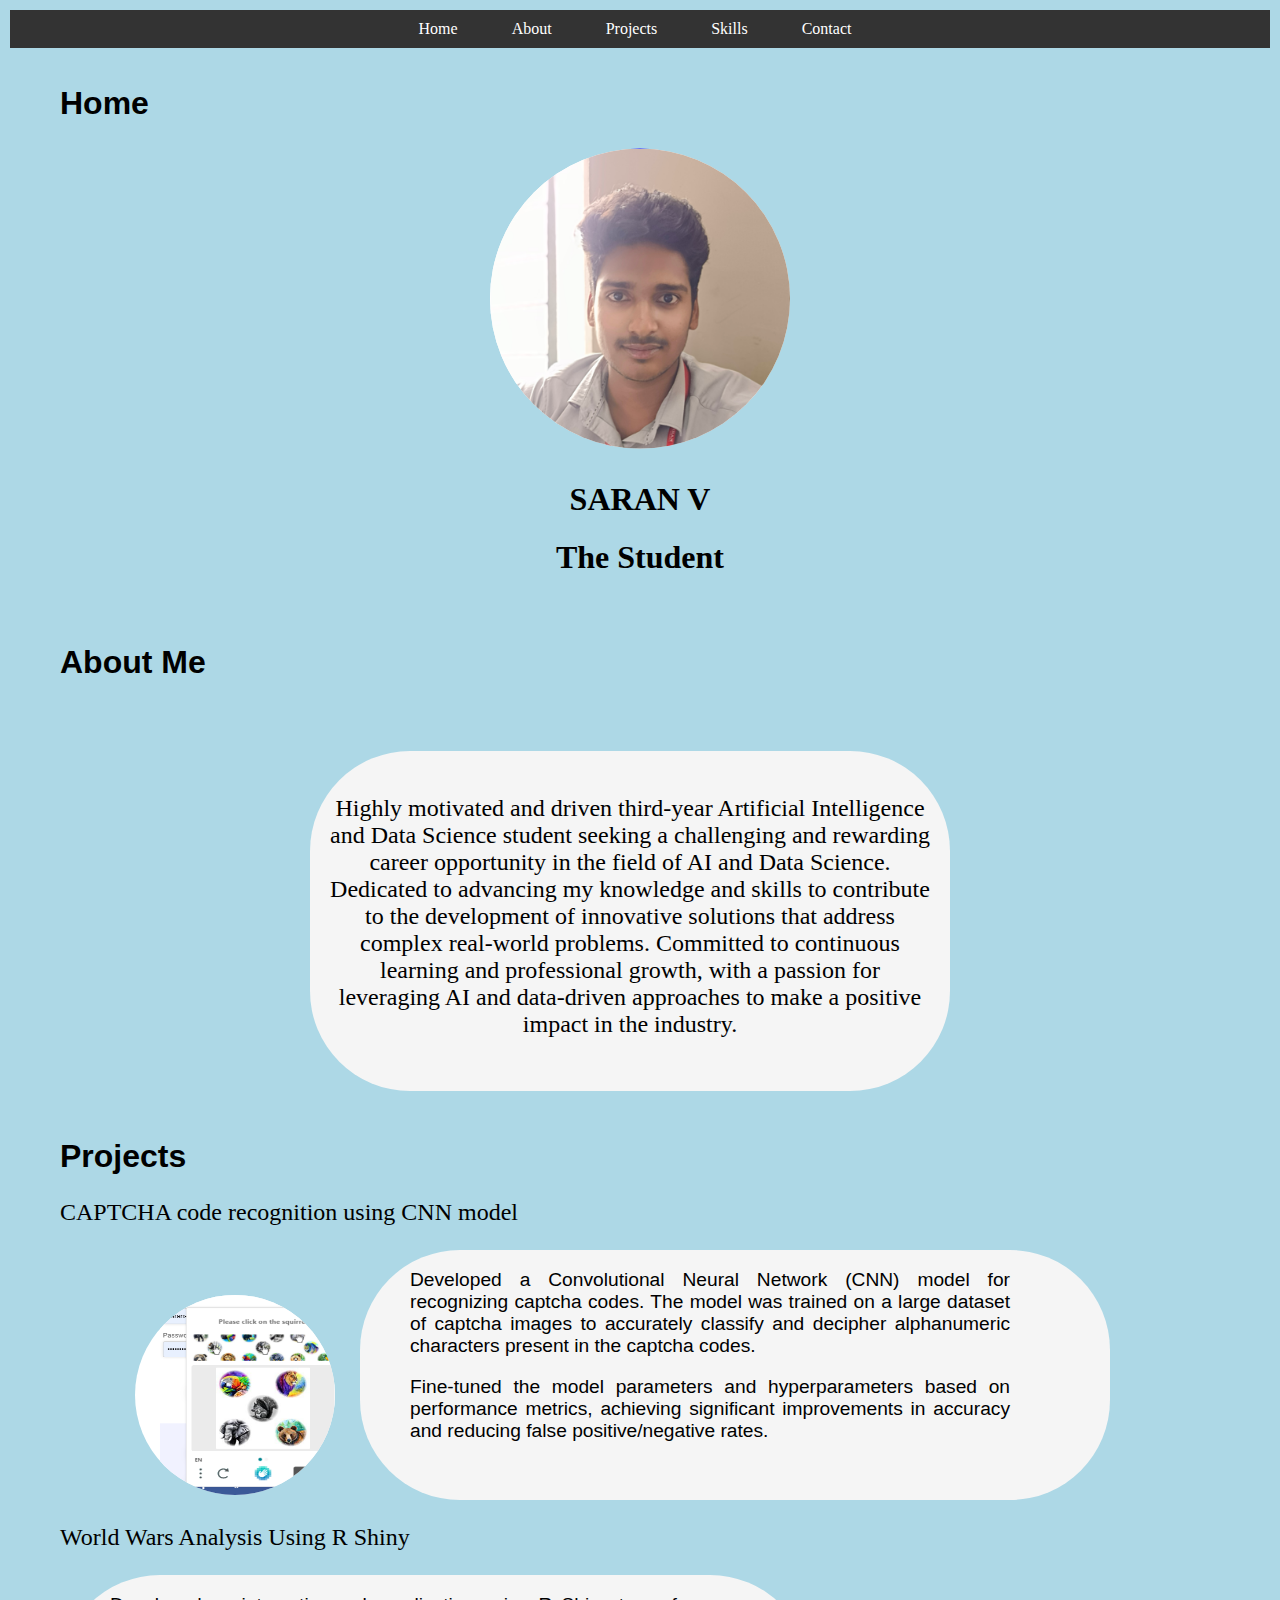
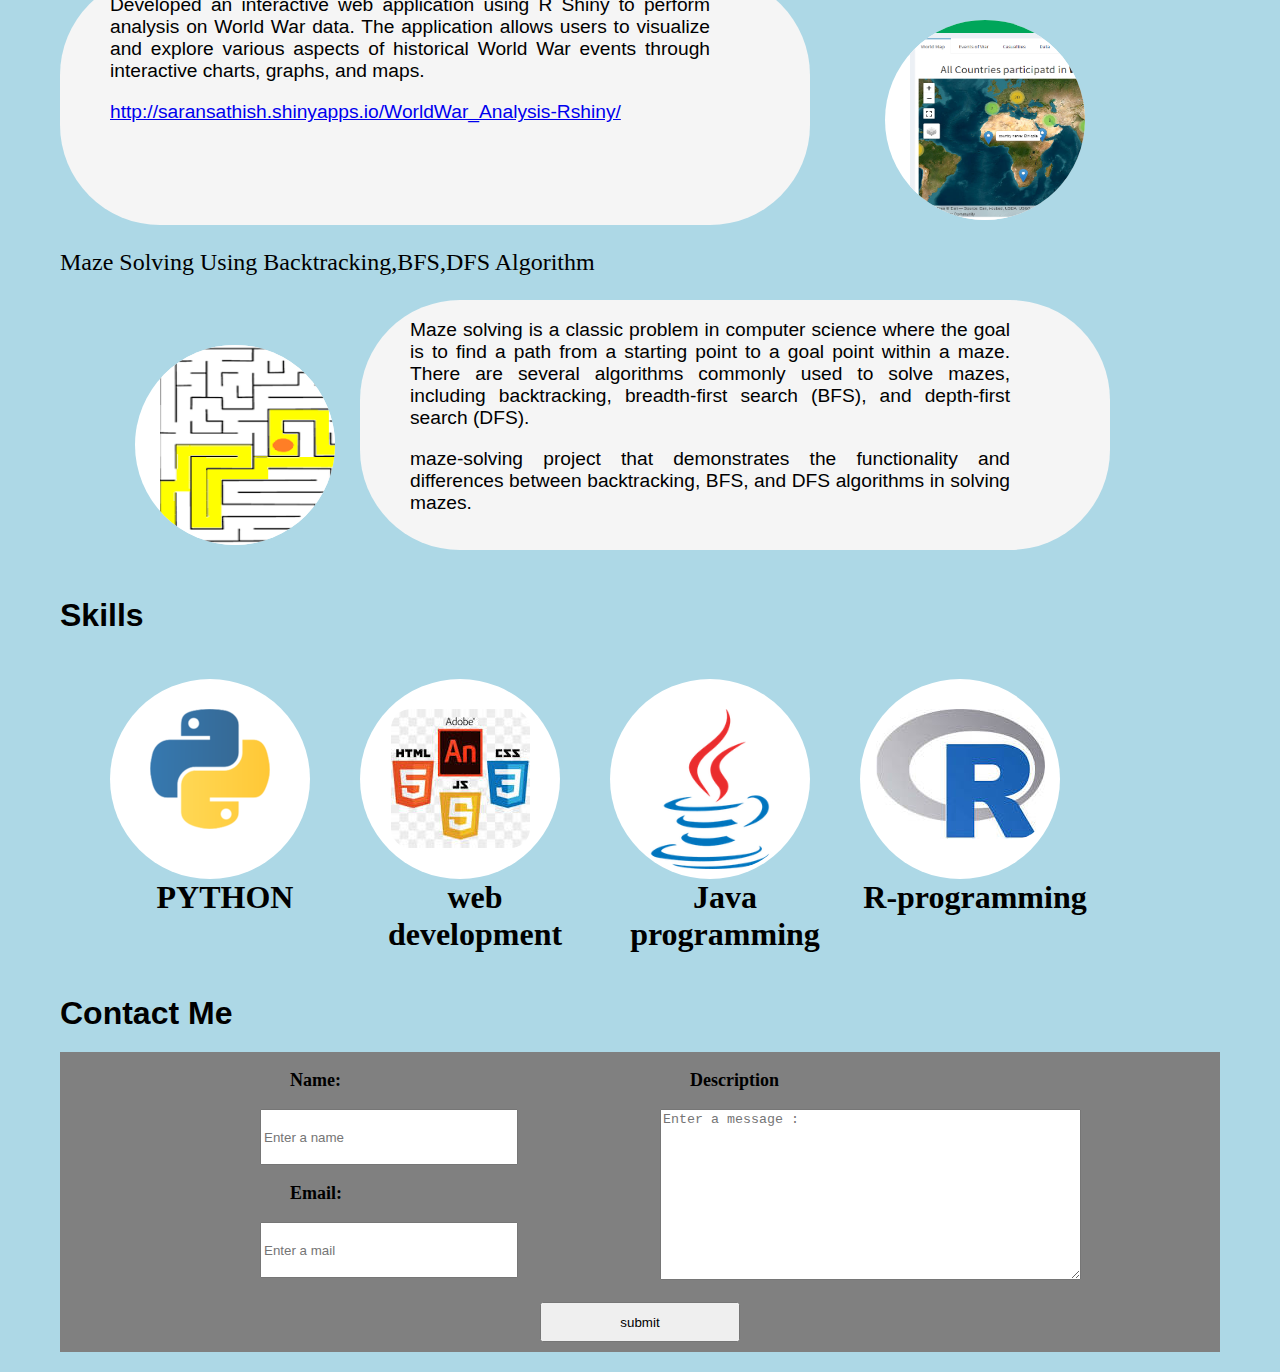
<file: portfolio/index.html>
<!DOCTYPE html>
<html>
<head>
  <link rel="stylesheet" type="text/css" href="style.css">
</head>
<body>
  <nav>
    <ul>
      <li><a href="#home">Home</a></li>
      <li><a href="#about">About</a></li>
      <li><a href="#projects">Projects</a></li>
      <li><a href="#skills">Skills</a></li>
      <li><a href="#contact">Contact</a></li>
    </ul>
  </nav>
  
  <section id="home" style="background-color: lightblue;">
    <h2>Home</h2>
    <div >
      <a href="saran.png">
      <center><img class ="false" src="saran.png" width="300" height="300"></center>
      </a>
      <center><h1>SARAN V</h1>
      <h1>The Student</h1></center>
      </div>
  </section>
  <section id="about"style="align-items:center" >
    <h2>About Me</h2>
    <div class="aboutbox">
    <div class="box" style="align-items: center;">
      <p>Highly motivated and driven third-year Artificial Intelligence and Data Science student 
        seeking a challenging and rewarding career opportunity in the field of AI and Data Science. 
        Dedicated to advancing my knowledge and skills to contribute to the development of innovative 
        solutions that address complex real-world problems. Committed to continuous learning and professional growth, with a passion for 
        leveraging AI and data-driven approaches to make a positive impact in the industry.</p>
  </div></div>
  </section>
  
  <section id="projects">
    <h2>Projects</h2>
    <p class="proname">CAPTCHA code recognition using CNN model</p>
<div class="pro">
  <div class="pro1img">
    <div style="padding-top: 40px;" >
      <a href="captcha.mp4">
        <img class ="proimage" src="captcha.png" width="200" height="200"></a>
      </div>
  </div>
  <div class="pro1con">
    <div class="align">
    <p class="constyle">Developed a Convolutional Neural Network (CNN) model for recognizing 
    captcha codes. The model was trained on a large dataset of captcha images to 
    accurately classify and decipher alphanumeric characters present in the captcha codes.</p>
  <p class="constyle">Fine-tuned the model parameters and hyperparameters based on performance metrics, 
    achieving significant improvements in accuracy and reducing false positive/negative rates.</p>
  </div></div>
</div>
<p class="proname">World Wars Analysis Using R Shiny</p>
<div class="pro">
  <div class="pro1con"><div class="align"><p class="constyle">Developed an interactive web application using R Shiny to perform analysis
     on World War data. The application allows users to visualize and 
    explore various aspects of historical World War events through interactive charts, graphs, and maps.</p>
  <a href="http://saransathish.shinyapps.io/WorldWar_Analysis-Rshiny/"><p class="constyle">http://saransathish.shinyapps.io/WorldWar_Analysis-Rshiny/</p></a>
  </div></div>
  <div class="pro1img">
    <div style="padding-top: 40px;" >
      <a href="r_shiny_video.mp4">
        <img class ="proimage" src="worldwar_rshiny.png" width="200" height="200">
      </a>
      </div>
  </div>
  
</div>
<p class="proname">Maze Solving Using Backtracking,BFS,DFS Algorithm</p>
<div class="pro">
  <div class="pro1img">
    <div style="padding-top: 40px;" >
      <a href="maze.mp4">
      <img class ="proimage" src="maze.png" width="200" height="200">
      </a>
      </div>
  </div>
  <div class="pro1con"><div class="align">
    <p class="constyle">Maze solving is a classic problem in computer science where the goal is to
    find a path from a starting point to a goal point within a maze. There are several algorithms commonly used to solve mazes, 
    including backtracking, breadth-first search (BFS), and depth-first search (DFS). </p>
  <p class="constyle">maze-solving project that demonstrates the functionality 
    and differences between backtracking, BFS, and DFS algorithms in solving mazes.</p>
  </div></div>
</div>
  </section>  
  <section id="skills">
    <h2>Skills</h2>
    <div class="skill">
      <div class="lang">
        <div class="skillang"><div class="imgpad"><center><img src="python.png" alt="python"></center></div>
    </div>    
    <div class="lngname"><center ><b style="font-size: xx-large;">PYTHON</b></center></div>
    </div>
      <div class="lang">  
      <div class="lang">
        <div class="skillang"><div class="imgpad"><center><img src="web1.jpg" alt="python" style="border-radius: 20px;"></center></div>
    </div>    
    <div class="lngname"><center ><b style="font-size: xx-large;">web development</b></center></div>
    </div></div>
      <div class="lang">      
        <div class="lang">
        <div class="skillang"><div class="imgpad"><center><img src="java1.png" alt="python" height="160" style="border-radius: 60px;"></center></div>
    </div>    
    <div class="lngname"><center ><b style="font-size: xx-large;">Java programming </b></center></div>
    </div></div>
      <div class="lang">      <div class="lang">
        <div class="skillang"><div class="imgpad"><center><img src="r.jpg" alt="python" style="border-radius: 30px;"></center></div>
    </div>    
    <div class="lngname"><center ><b style="font-size: xx-large;">R-programming</b></center></div>
    </div></div>
    </div>
  </section>
  <section id="contact">
    <h2>Contact Me</h2>
<div class="cont">
    
        <div class="con1">
          <form action="">
         <p class="condes">Name:</p>
          <input type="text" name="name" placeholder="Enter a name" style="width: 250px;height: 50px;">
          <p class="condes">Email:</p>
          <input type="text" name="mail" id="" placeholder="Enter a mail" style="width: 250px;height: 50px;">
          <br><br>
          
        </form>
        </div>
        <div>
          <form>
            <p class="condes">Description</p>
            <textarea cols="50" rows="11" placeholder="Enter a message :"></textarea></form>
            
        </div>
      
</div>
<div class="sub"><form action=""><input type="submit" value="submit" style="width: 200px;height: 40px;"></form></div>
  </section>
</body>
</html>
</file>
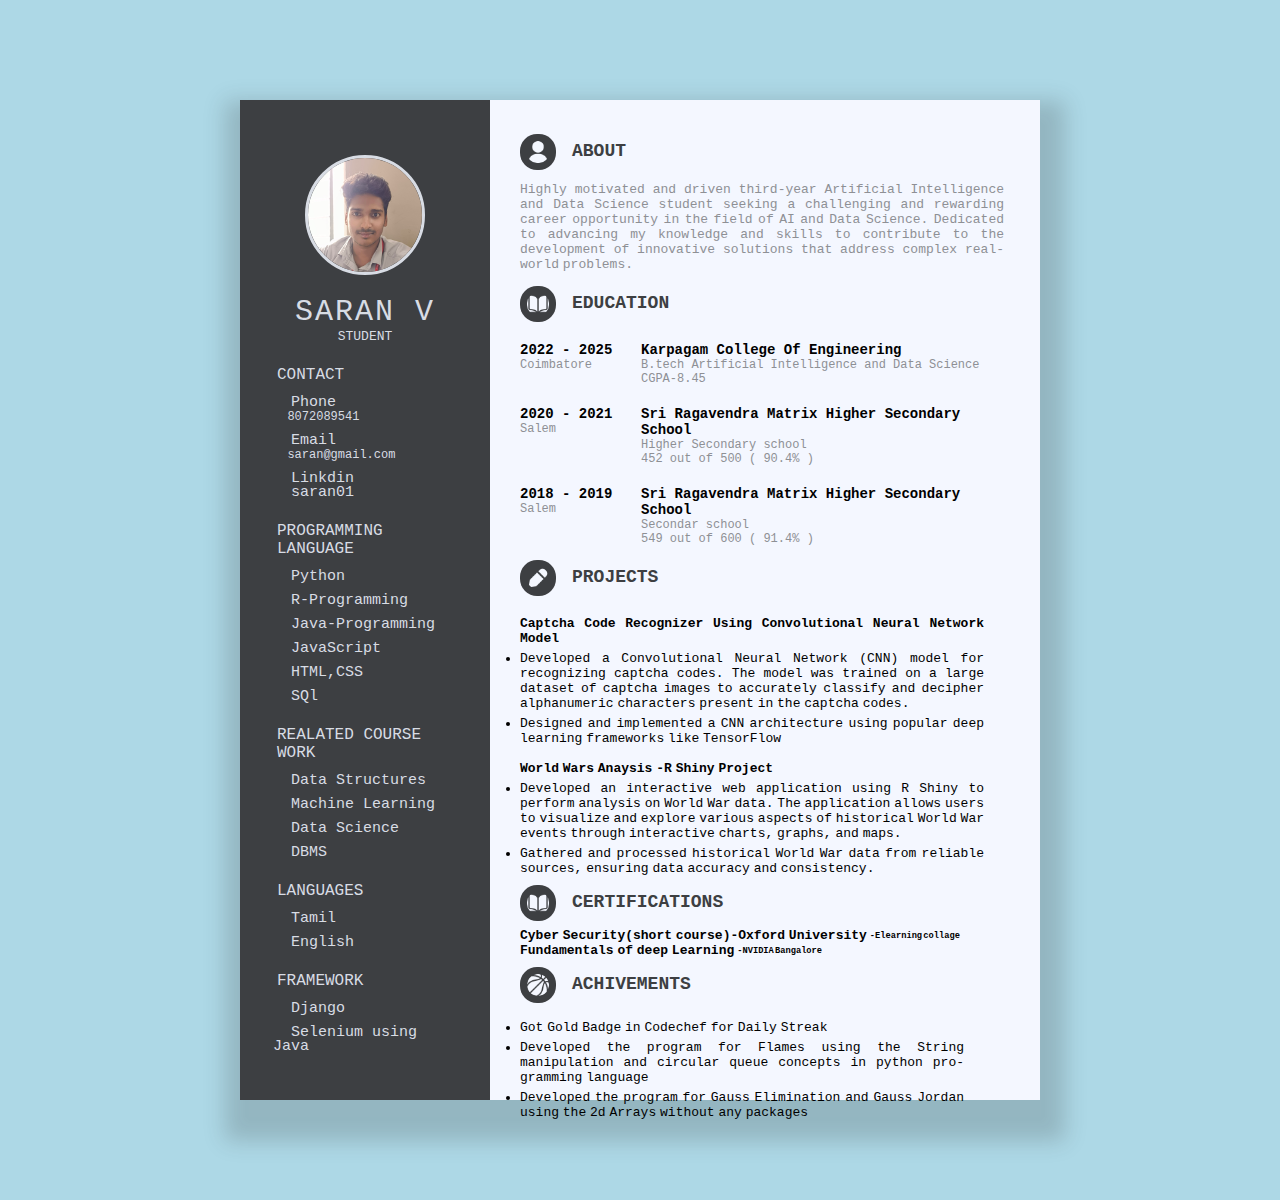
<file: portfolio/resume.html>
<!DOCTYPE html>
<html>
<head>
	<title></title>
	<link rel="stylesheet" type="text/css" href="resumestyle.css">
</head>
<body>
<div class="resume-box">
	<div class="left-section">
		<div class="profile">
		<img src="saran.png" class="profile-img">
		<div class="blue-box"></div>
		</div>
		<h2 class="name">SARAN V</h2>
		<p class="n-p">Student</p>


		<div class="info">
			<p class="heading">Contact</p>
			<p class="p1"><span class="span1"></span>&nbsp;&nbsp;Phone<span> <br>&nbsp;&nbsp;8072089541</span></p>
			<p class="p1"><span class="span1"></span>&nbsp;&nbsp;Email<span> <br><a href="mailto:saransathi1010@gmail.com">&nbsp;&nbsp;saran@gmail.com</a></span></p>
			<p class="p1"><span class="span1"><a href="https://www.linkedin.com/in/saran01"></a><a href= "https://www.linkedin.com/in/saran01"></span>&nbsp;&nbsp;Linkdin<span></span></a> <br>&nbsp;&nbsp;saran01</span></p>
		</div>

		<div class="info">
			<p class="heading">Programming Language</p>
			<ul class="si">
			<li><p class="p1">&nbsp; Python</p></li>
			<li><p class="p1">&nbsp; R-Programming</p></li>
			<li><p class="p1">&nbsp; Java-Programming</p></li>
			<li><p class="p1">&nbsp; JavaScript</p></li>
			<li><p class="p1">&nbsp;  HTML,CSS</p></li>
			<li><p class="p1">&nbsp; SQl</p></li>
			</ul>

		</div>
		<div class="info">
			<p class="heading">Realated Course work</p>
			<p class="p1">&nbsp; Data Structures</p>
			<p class="p1">&nbsp; Machine Learning</p>
			<p class="p1">&nbsp; Data Science</p>
			<p class="p1">&nbsp; DBMS</p>
			
		</div>
		<div class="info">
			<p class="heading">Languages</p>
			<p class="p1">&nbsp; Tamil</p>
			<p class="p1">&nbsp;  English</p>
		</div>
		<div class="info">
			<p class="heading">Framework</p>
			<p class="p1">&nbsp; Django</p>
			<p class="p1">&nbsp;  Selenium using Java</p>
		</div>

	</div>

	<div class="right-section">
		<div class="right-heading">
			<img src="user.png">
			<p class="p2">About</p>
		</div>
		<p class="p3">Highly motivated and driven third-year Artificial Intelligence and Data 
			Science student seeking a challenging and rewarding career opportunity in the 
			field of AI and Data Science. Dedicated to advancing my knowledge and skills to 
			contribute to the development of innovative solutions that address complex 
			real-world problems.</p>
		<div class="lr-box">
		<div class="left">
		</div>
		<div class="right">
		</div>
		<div class="right-heading">
			<img src="edu.png">
			<p class="p2">Education</p>
		</div>
		<div class="clearfix"></div>
		<div class="lr-box">
		<div class="left">
			<p class="p4">2022 - 2025</p>
			<p class="p5">Coimbatore</p>
		</div>
		<div class="right">
			<p class="p4">Karpagam College Of Engineering</p>
			<p class="p5">B.tech Artificial Intelligence and Data Science</p>
			<p class="p5">CGPA-8.45</p>
		</div>
		<div class="clearfix"></div>
		<div class="lr-box">
		<div class="left">
			<p class="p4">2020 - 2021</p>
			<p class="p5">Salem</p>
		</div>
		<div class="right">
			<p class="p4">Sri Ragavendra Matrix Higher Secondary School</p>
			<p class="p5">Higher Secondary school</p>
			<p class="p5">452 out of 500 ( 90.4% )</p>
		</div>
		<div class="clearfix"></div>
		</div>
		<div class="lr-box">
		<div class="left">
			<p class="p4">2018 - 2019</p>
			<p class="p5">Salem</p>
		</div>
		<div class="right">
			<p class="p4">Sri Ragavendra Matrix Higher Secondary School</p>
			<p class="p5">Secondar school</p>
			<p class="p5">549 out of 600 ( 91.4% ) </p>
		</div>
		<div class="clearfix"></div>
		</div>
		<div class="right-heading">
			<img src="pencil.png">
			<p class="p2">Projects</p>
		</div>
		<div class="clearfix"></div>
		<div class="s-box">
		<h4>Captcha Code Recognizer Using Convolutional Neural Network Model</h4>
		<li class="p8">Developed a Convolutional Neural Network (CNN) model for recognizing captcha codes. The model was trained on a large dataset of captcha images to accurately classify and decipher alphanumeric characters present in the captcha codes.</li>
		<li class="p8">Designed and implemented a CNN architecture using popular deep learning frameworks like TensorFlow</li>
		<br>
		<h4>World Wars Anaysis -R Shiny Project</h4>
		<li class="p8">Developed an interactive web application using R Shiny to perform analysis on World War data. The application allows users to visualize and explore various aspects of historical World War events through interactive charts, graphs, and maps.</li>
		<li class="p8">Gathered and processed historical World War data from reliable sources, ensuring data accuracy and consistency.</li>
		<div class="clearfix"></div><br>
		<div class="right-heading">
			<img src="edu.png">
			<p class="p2">Certifications</p><br>
		</div>
		<div class="clearfix">
		<div class="s-box3 s-box1">
		<h4 ><B>Cyber Security(short course)-Oxford University</B></h4>
		<h6 class="ar">-Elearning collage </h6>
		</div>
		<div class="s-box3 s-box1">
		<h4><B>Fundamentals of deep Learning</B></h4>
		<h6 class="ar">-NVIDIA Bangalore</h6>
		</div>
		</div>
		<br>
		<div class="right-heading">
			<img src="hobbies.png">
			<p class="p2">Achivements</p>
		</div>
		<div class="s-box">
			<li class="p8">Got Gold Badge in Codechef for Daily Streak</li>
			<li class="p8">Developed the program for Flames using the String manipulation and circular queue concepts in python pro-
				gramming language</li>
			<li class="p8">Developed the program for Gauss Elimination and Gauss Jordan using the 2d Arrays without any packages</li>

</div>
</body>
</html>
</file>
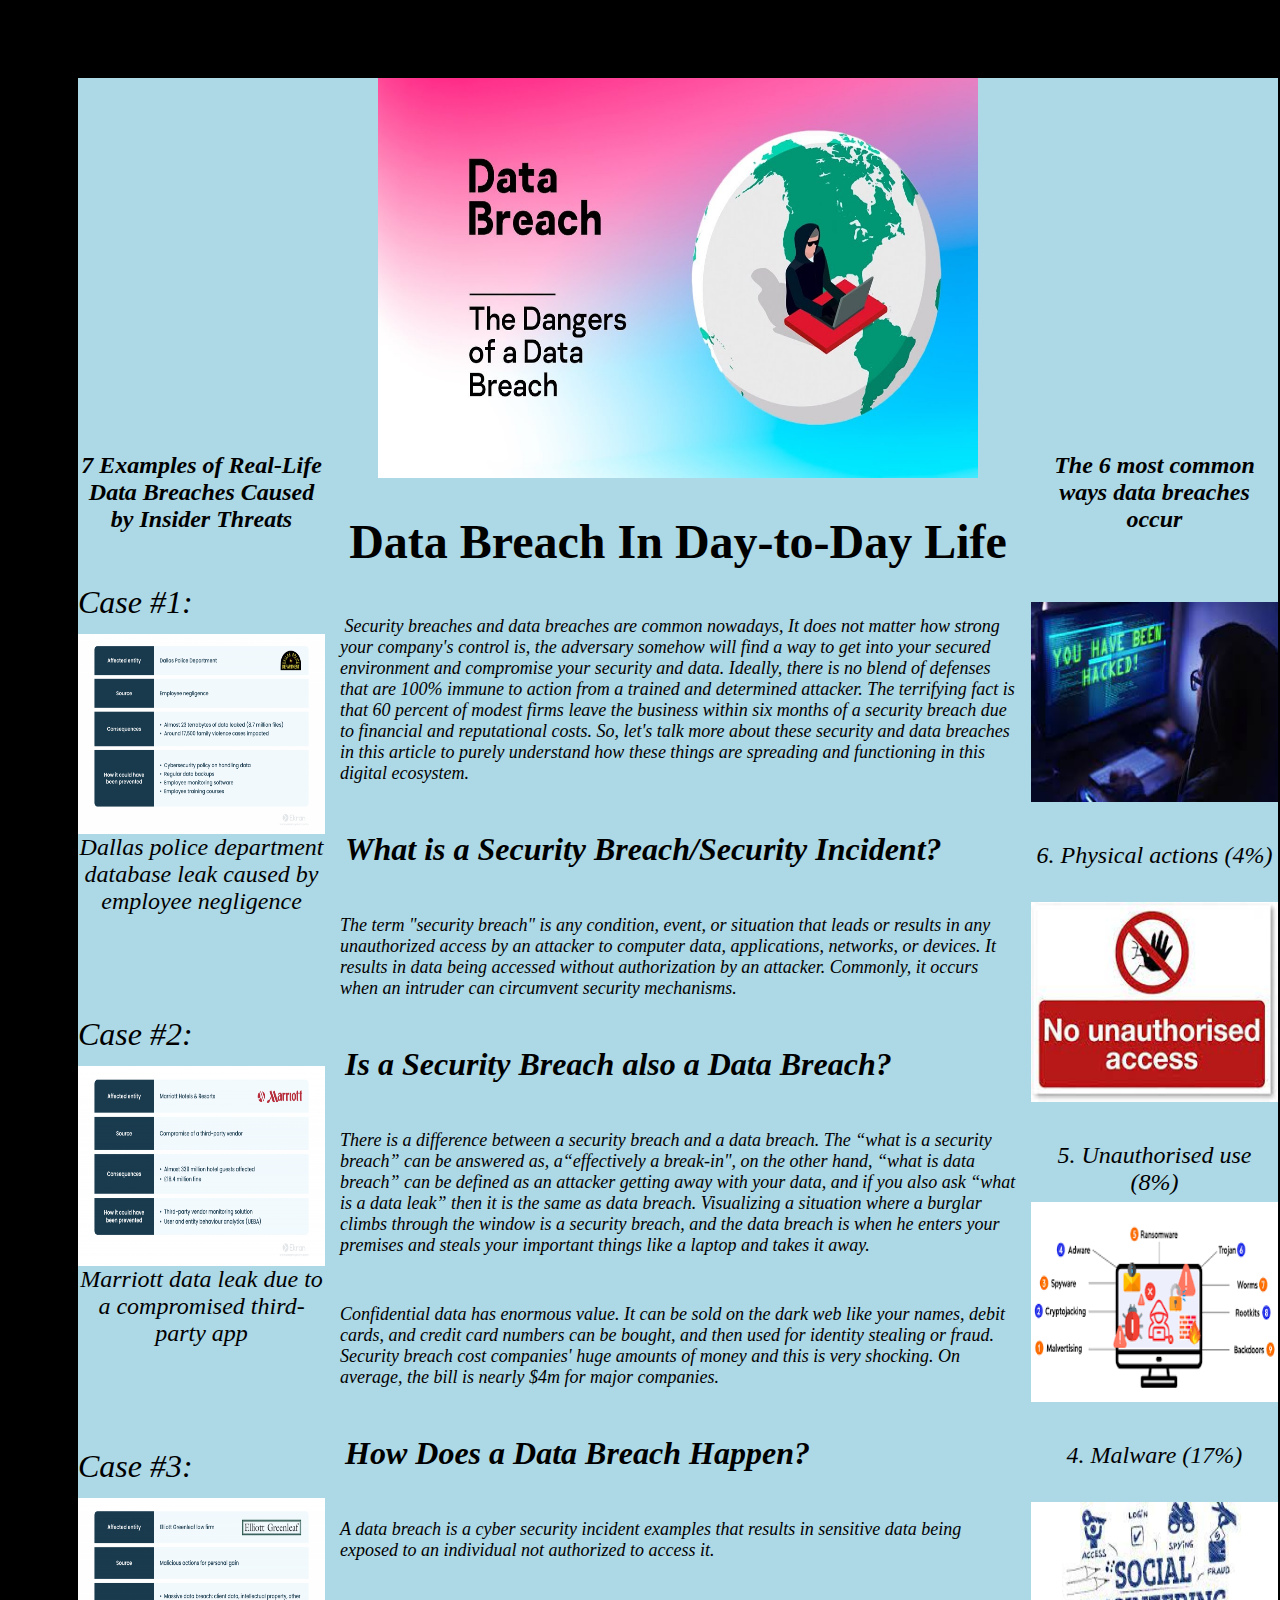
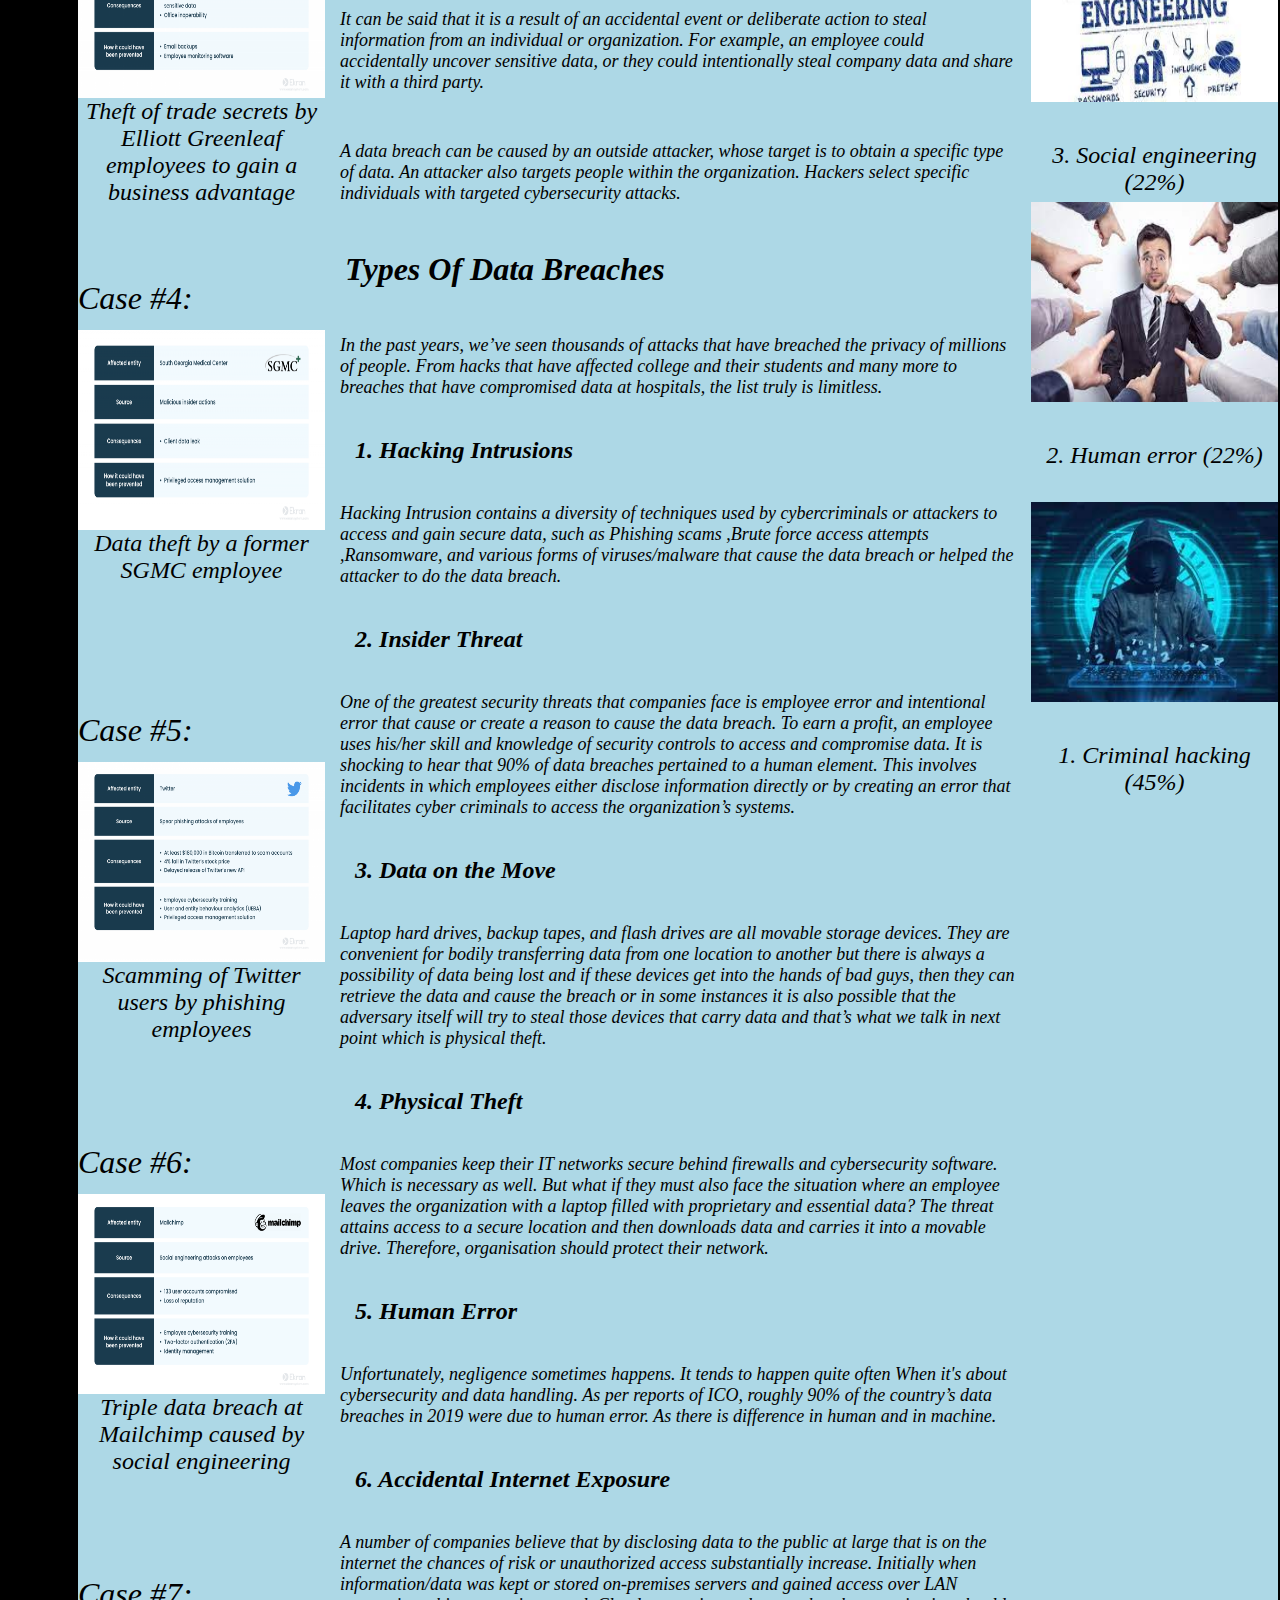
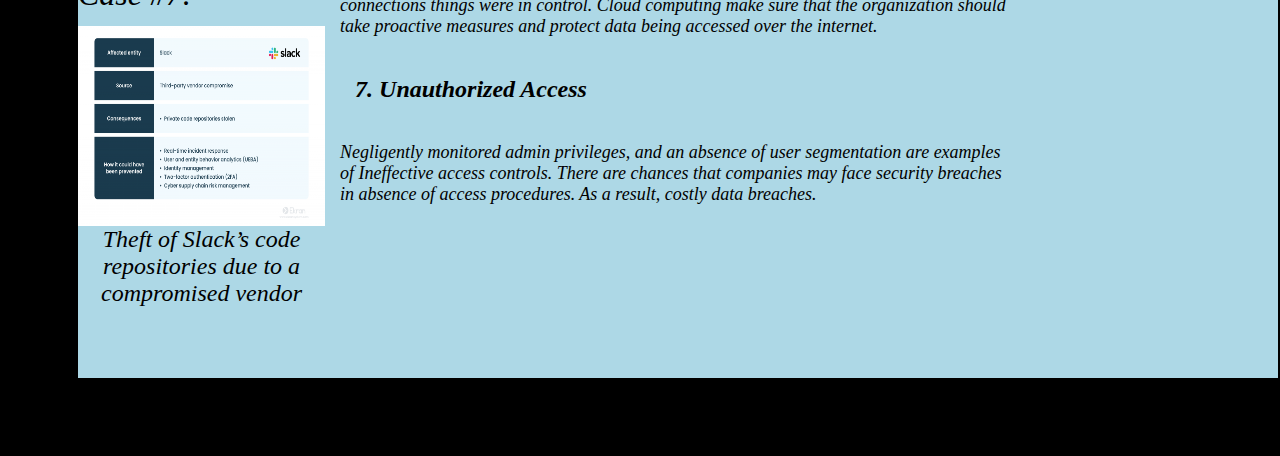
<file: portfolio/blog/blog.html>
<!DOCTYPE html>
<html lang="en">
<head>
    <meta charset="UTF-8">
    <meta name="viewport" content="width=device-width, initial-scale=1.0">
    <title>Blog</title>
    <link rel="stylesheet" type="text/css"  href="blogstyle.css">
</head>
<!-- <body style="background-image: url(photo1.jpg);width: 500px;height: 500px;"> -->
<body style="background-color: black;">
        <div class="div1">
        <div class="div2">
            <div class="div4"></div>
            <div class="div5"><center><p>7 Examples of Real-Life Data Breaches Caused by Insider Threats</p></center></div>
            <div class="div6">
                <div class="div9"><p style="font-size: xx-large;font-style: italic;">Case #1:</p></div>
                <div class="div7">
                    <a href="photo3.png"> 
                        <img src="photo3.png" alt="" style="height: 100%;width: 100%;">
                    </a>
                </div>
                <div class="div8">
                    Dallas police department database leak caused by employee negligence
                </div>
            </div>
            <div class="div6">
                <div class="div9">
                    <p style="font-size: xx-large;font-style: italic;">Case #2:</p>
                </div>
                <div class="div7">
                    <a href="photo4.png"> 
                        <img src="photo4.png" alt="" style="height: 100%;width: 100%;">
                    </a>
                </div>
                <div class="div8">
                    Marriott data leak due to a compromised third-party app
                </div>
            </div>
            <div class="div6">
                <div class="div9">
                    <p style="font-size: xx-large;font-style: italic;">Case #3:</p>
                </div>
                <div class="div7">
                    <a href="photo5.png"> 
                        <img src="photo5.png" alt="" style="height: 100%;width: 100%;">
                    </a>
                </div>
                <div class="div8">
                    Theft of trade secrets by Elliott Greenleaf employees to gain a business advantage
                </div>
            </div>
            <div class="div6">
                <div class="div9">
                    <p style="font-size: xx-large;font-style: italic;">Case #4:</p>
                </div>
                <div class="div7">
                    <a href="photo6.png"> 
                        <img src="photo6.png" alt="" style="height: 100%;width: 100%;">
                    </a>
                </div>
                <div class="div8">
                    Data theft by a former SGMC employee
                </div>
            </div>
            <div class="div6">
                <div class="div9">
                    <p style="font-size: xx-large;font-style: italic;">Case #5:</p>
                </div>
                <div class="div7">
                    <a href="photo7.png"> 
                        <img src="photo7.png" alt="" style="height: 100%;width: 100%;">
                    </a>
                </div>
                <div class="div8">
                    Scamming of Twitter users by phishing employees
                </div>
            </div>
            <div class="div6">
                <div class="div9">
                    <p style="font-size: xx-large;font-style: italic;">Case #6:</p>
                </div>
                <div class="div7">
                    <a href="photo8.png"> 
                        <img src="photo8.png" alt="" style="height: 100%;width: 100%;">
                    </a>
                </div>
                <div class="div8">
                    Triple data breach at Mailchimp caused by social engineering
                </div>
            </div>
            <div class="div6">
                <div class="div9">
                    <p style="font-size: xx-large;font-style: italic;">Case #7:</p>
                </div>
                <div class="div7">
                    <a href="photo9.png"> 
                        <img src="photo9.png" alt="" style="height: 100%;width: 100%;">
                    </a>
                </div>
                <div class="div8">
                    Theft of Slack’s code repositories due to a compromised vendor
                </div>
            </div>
        </div>
        <div class="div3">
            <center><img src="photo2.jpg" alt="data breach" style="height: 400px;width: 600px;"></center>
            <h1 style="font-size: 300%;color: black;"><center>Data Breach In Day-to-Day Life</center></h1>
            <p class="topic"></p>
            <p class="con"> &nbsp;Security breaches and data breaches are common nowadays, It does not matter how strong your company's control is, the adversary somehow will find a way to get into your secured environment and compromise your security and data. Ideally, there is no blend of defenses that are 100% immune to action from a trained and determined attacker. The terrifying fact is that 60 percent of modest firms leave the business within six months of a security breach due to financial and reputational costs.

                So, let's talk more about these security and data breaches in this article to purely understand how these things are spreading and functioning in this digital ecosystem. </p>
            <p class="topic">What is a Security Breach/Security Incident?</p>
            <p class="con">The term "security breach" is any condition, event, or situation that leads or results in any unauthorized access by an attacker to computer data, applications, networks, or devices. It results in data being accessed without authorization by an attacker. Commonly, it occurs when an intruder can circumvent security mechanisms. </p>
            <p class="topic">Is a Security Breach also a Data Breach?</p>
            <p class="con">There is a difference between a security breach and a data breach. The “what is a security breach” can be answered as, a“effectively a break-in", on the other hand, “what is data breach” can be defined as an attacker getting away with your data, and if you also ask “what is a data leak” then it is the same as data breach. Visualizing a situation where a burglar climbs through the window is a security breach, and the data breach is when he enters your premises and steals your important things like a laptop and takes it away. </p>
            <p class="con">Confidential data has enormous value. It can be sold on the dark web like your names, debit cards, and credit card numbers can be bought, and then used for identity stealing or fraud. Security breach cost companies' huge amounts of money and this is very shocking. On average, the bill is nearly $4m for major companies. </p>
            <p class="topic">How Does a Data Breach Happen?</p>
            <p class="con">A data breach is a cyber security incident examples that results in sensitive data being exposed to an individual not authorized to access it. </p>
            <p class="con">It can be said that it is a result of an accidental event or deliberate action to steal information from an individual or organization. For example, an employee could accidentally uncover sensitive data, or they could intentionally steal company data and share it with a third party.</p>
            <p class="con">A data breach can be caused by an outside attacker, whose target is to obtain a specific type of data. An attacker also targets people within the organization. Hackers select specific individuals with targeted cybersecurity attacks. </p>
            <p class="topic">Types Of Data Breaches</p>
            <p class="con">In the past years, we’ve seen thousands of attacks that have breached the privacy of millions of people. From hacks that have affected college and their students and many more to breaches that have compromised data at hospitals, the list truly is limitless. </p>
            <p class="subtop">1. Hacking Intrusions</p>
            <p class="con">Hacking Intrusion contains a diversity of techniques used by cybercriminals or attackers to access and gain secure data, such as Phishing scams ,Brute force access attempts ,Ransomware,  
               and various forms of viruses/malware that cause the data breach or helped the attacker to do the data breach. </p>
            <p class="subtop">2. Insider Threat</p>
            <p class="con">One of the greatest security threats that companies face is employee error and intentional error that cause or create a reason to cause the data breach. To earn a profit, an employee uses his/her skill and knowledge of security controls to access and compromise data. It is shocking to hear that 90% of data breaches pertained to a human element. This involves incidents in which employees either disclose information directly or by creating an error that facilitates cyber criminals to access the organization’s systems. </p>
            <p class="subtop">3. Data on the Move
            </p>
            <p class="con">Laptop hard drives, backup tapes, and flash drives are all movable storage devices. They are convenient for bodily transferring data from one location to another but there is always a possibility of data being lost and if these devices get into the hands of bad guys, then they can retrieve the data and cause the breach or in some instances it is also possible that the adversary itself will try to steal those devices that carry data and that’s what we talk in next point which is physical theft.</p>
            <p class="subtop">4. Physical Theft</p>
            <p class="con">Most companies keep their IT networks secure behind firewalls and cybersecurity software. Which is necessary as well. But what if they must also face the situation where an employee leaves the organization with a laptop filled with proprietary and essential data? The threat attains access to a secure location and then downloads data and carries it into a movable drive. Therefore, organisation should protect their network. </p>
            <p class="subtop">5. Human Error</p>
            <p class="con">Unfortunately, negligence sometimes happens. It tends to happen quite often When it's about cybersecurity and data handling. As per reports of ICO, roughly 90% of the country’s data breaches in 2019 were due to human error. As there is difference in human and in machine. </p>
            <p class="subtop">6. Accidental Internet Exposure</p>
            <p class="con">A number of companies believe that by disclosing data to the public at large that is on the internet the chances of risk or unauthorized access substantially increase. 
                Initially when information/data was kept or stored on-premises servers and gained access over LAN connections things were in control.             
                Cloud computing make sure that the organization should take proactive measures and protect data being accessed over the internet. </p>
            <p class="subtop">7. Unauthorized Access</p>
            <p class="con">Negligently monitored admin privileges, and an absence of user segmentation are examples of Ineffective access controls. 

                There are chances that companies may face security breaches in absence of access procedures. As a result, costly data breaches.</p>
        </div>
        <div class="div2">
            <div class="div4"></div>
            <div class="div5"><center><p>The 6 most common ways data breaches occur</p></center></div>
            <div class="div9">
            </div>
            <div class="div10">
                <div class="div7">
                    <a href="photo10.jpg"> 
                        <img src="photo10.jpg" alt="" style="height: 100%;width: 100%;">
                    </a>
                </div>
                <div class="div8" style="padding-top: 40px;">
                   <center>6. Physical actions (4%)</center>
                </div>
            </div>
            <div class="div10">
                <div class="div7">
                    <a href="photo11.jpg"> 
                        <img src="photo11.jpg" alt="" style="height: 100%;width: 100%;">
                    </a>
                </div>
                <div class="div8" style="padding-top: 40px;">
                   <center>5. Unauthorised use (8%)</center>
                </div>
            </div>
            <div class="div10">
                <div class="div7">
                    <a href="photo12.png"> 
                        <img src="photo12.png" alt="" style="height: 100%;width: 100%;">
                    </a>
                </div>
                <div class="div8" style="padding-top: 40px;">
                   <center>4. Malware (17%)</center>
                </div>
            </div>
            <div class="div10">
                <div class="div7">
                    <a href="photo13.jpg"> 
                        <img src="photo13.jpg" alt="" style="height: 100%;width: 100%;">
                    </a>
                </div>
                <div class="div8" style="padding-top: 40px;">
                   <center>3. Social engineering (22%) </center>
                </div>
            </div>
            <div class="div10">
                <div class="div7">
                    <a href="photo14.jpg"> 
                        <img src="photo14.jpg" alt="" style="height: 100%;width: 100%;">
                    </a>
                </div>
                <div class="div8" style="padding-top: 40px;">
                   <center>2. Human error (22%) </center>
                </div>
            </div>
            <div class="div10">
                <div class="div7">
                    <a href="photo15.jpg"> 
                        <img src="photo15.jpg" alt="" style="height: 100%;width: 100%;">
                    </a>
                </div>
                <div class="div8" style="padding-top: 40px;">
                   <center>1. Criminal hacking (45%)</center>
                </div>
            </div>

        </div>
    </div>
</body>
</html>
</file>
<file: portfolio/resumestyle.css>
@import url('https://fonts.googleapis.com/css2?family=Agdasima&family=Poppins:ital,wght@0,200;1,200&display=swap');

:root{
	--bgcolor:#beb8ac;
	--black:#3D3F42;
	--white:#f4f7ff;
	--gray:#d8dce4;
	--lightgray:#8e9095;
}
*{
	margin: 0px;
	padding: 0px;
	box-sizing: border-box;
	font-family: monospace;
}
body{
	background: lightblue;
}
.clearfix{
	clear: both;
}
.resume-box{
	width: 800px;
	height: 1000px;
	margin: 100px auto;
	background: var(--white);
	box-shadow: 5px 21px 20px 20px #3d3f4238;
}
.left-section{
	background: var(--black);
	width: 250px;
	height: 1000px;
	float: left;
}
.profile{
	overflow: hidden;
	position: relative;
}
.blue-box{
    width: 257px;
    height: 407px;
    background: var(--blue);
    margin-left: -100px;
    transform: rotateZ(48deg);
    margin-top: -178px;
    
}
.profile-img{
	    position: absolute;
    z-index: 9;
    width: 120px;
    height: 120px;
    transform: translate(-50%, -50%);
    left: 50%;
    top: 50%;
    border-radius: 50%;
    border: 3px solid var(--gray);
}
.name{
    color: var(--gray);
    text-align: center;
    margin-top: -34px;
    font-size: 30px;
    letter-spacing: 2px;
    font-weight: 400;
    text-transform: uppercase;
}

.n-p{
	width: 180px;
    margin: 0 auto;
    text-align: center;
    color: var(--gray);
    text-transform: uppercase;
}
.info{
	margin-top: 20px;
}
.heading{
	width: 180px;
    margin: 0 auto;
    padding: 2px;
    color: var(--gray);
    text-transform: uppercase;
    font-size: 16px;
}
.p1{
	color: var(--gray);
	width: 184px;
	margin: 0 auto;
	margin-top: 10px;
	font-size: 15px;
    line-height: 14px;
}
.p1 span{
	font-size: 12px;
}
.span1 img{
	background: white;
    width: 30px;
    padding: 6px;
    border-radius: 16px;
    float: left;
    margin-right: 10px;
}
.right-section{
	padding: 40px 30px;
    background: var(--white);
    width: 68%;
    float: left;
    height: 1000px;
}
.right-heading img{
	background: #3d3f42;
    width: 36px;
    padding: 7px;
    border-radius: 17px;
    float: left;
    display: inline-block;
    margin-top: -6px;
}
.p2{
    margin: 0 auto;
    padding: 2px;
    color: var(--black);
    text-transform: uppercase;
    font-size: 18px;
    font-weight: bolder;
    margin-left: 50px;
    line-height: 18px;
}
.p3{
	margin-top: 20px;
	color: var(--lightgray);
	text-align: justify;
	word-spacing: -4px;
}
.p8{
	margin-top: 5px;
	color:black;
	text-align: justify;
	word-spacing: -4px;
}

.left{
	width: 25%;
	float: left;
}
.right{
	width: 75%;
	float: left;
}
.lr-box{
	margin-top: 20px;
	margin-bottom: 20px;
}
.p4{
	font-size: 14px;
	font-weight: 600;
}
.p5{
	font-size: 12px;
	color: var(--lightgray);

}
.s-box{
	width: 100%;
    height:auto;
    padding: 20px 20px 20px 0px;
    text-align: justify;
	word-spacing: -4px;
}
#progress {
    background:whitesmoke;
    border-radius: 13px;
    height: 8px;
    width: 75%;
    margin: 0 auto;
	margin-top: 15px;
}

#progress2 {
    background: #333;
    border-radius: 13px;
    height: 8px;
    width: 100%;
}

#progress2:after {
    content: '';
    display: block;
    background: var(--blue);
    width: 80%;
    height: 100%;
    border-radius: 9px;
}

#progress3 {
    background: #333;
    border-radius: 13px;
    height: 8px;
    width: 100%;
}

#progress3:after {
    content: '';
    display: block;
    background: var(--blue);
    width: 90%;
    height: 100%;
    border-radius: 9px;
}
.p6{
	margin-top: 10px;
	margin-bottom: 10px;
}
.h-img{
	margin-top: 25px;
    width: 45px;
    margin-right: 45px;
}
.si{
    right: 10px;
}

ul.si{
    list-style-type: none;
}

.s-box1{
    display: flex;
}

.s-box1>.ar{
    margin-top: 2.9px;
    padding-left: 3px;
    
}
a{
    text-decoration: none;
    color: var(--gray);
}
</file>
<file: portfolio/blog/blogstyle.css>
.div1{
    height: 3500px;
    width: 1200px;
    display: flex;
    padding: 70px;
}
.div2{
    height: 3500px;
    width: 350px;
    background-color: lightblue;
    display: inline;
}
.div3{
    height: 100%;
    width: 1000px;
    background-color: lightblue;
}
.div4{
    height: 350px ;
    width:100px ;
}
.div5{
    height:100px;
    width: 100%;
    font-size: x-large;
    font-style: italic;
    font-weight: bold;
}
.div6{
    height: 400px;
    width: 100%;
}
.div10{
    height: 300px;
    width: 100%;
}
.div7{
    height: 200px;
    width: 100%;
    
}
.div8{
    font-size: x-large;
    font-style: italic;
    text-align: center;
}
.div9{
    height: 50px;
    width: 100%;
}
.topic{
    font-size: xx-large;
    font-weight: bolder;
    font-style: italic;
    padding-left: 20px;
}
.con{
    font-size: large;
    font-style: italic;
    padding: 15px;
}
.subtop{
    font-size: x-large;
    font-weight: bolder;
    font-style: italic;
    padding-left: 30px;
}
</file>
<file: portfolio/style.css>
/* Reset default browser styles */
body{
  margin: 0;
  padding: 10px;
background-color: lightblue;
}
 ul {
  margin: 0;
  padding: 0;

}
img.false
{
  margin: 5px auto;
  border: 2px solid ;
  width: 300px;
  background:white;
  clip-path: circle(150px);
}
img.false:hover
{
border:3px solid;
color:red;
}


/* Style the navigation bar */
nav {
  background-color: #333;
}

/* Style the navigation menu items */
nav ul {
  list-style-type: none;
  text-align: center;
}

nav ul li {
  display: inline-block;
  margin-right: 10px;
}

nav ul li a {
  display: block;
  color: #fff;
  text-decoration: none;
  padding: 10px 20px;
}

nav ul li a:hover {
  background-color: #555;
}

/* Style the sections */
section {
  padding: 10px;
  padding-left: 50px;
  padding-right: 50px;
  align-items: center;
}

section h2 {
  margin-bottom: 20px;
}

section ul {
  list-style-type: disc;
  margin-left: 30px;
}

section li {
  margin-bottom: 10px;
}
.box {
  width: 600px;
  height: 300px;
  background-color: whitesmoke;
  font-size: x-large;
  border-radius: 100px;
  padding: 20px;
  text-align: center;
}
.aboutbox{
  padding-left: 250px;
  padding-top: 50px;

}
.pro{
  background-color: lightblue;
  width: 1200px;
  height: 250px;
  display:flex;
}
.pro1img{
  background-color:lightblue;
  width: 300px;
  height: 250px;
}
.pro1con{
  background-color: whitesmoke;
  width: 700px;
  height: 250px;
  padding-left: 50px;
  border-radius:100px;
}
.proimage{
  margin: 5px auto;
  width: 250px;
  background:white;
  clip-path: circle(100px);
  padding-left: 100px;
  align-items: center;
}
.proname{
  font-size: x-large;
  font-family: fantasy;
}
.constyle{
  font-size: larger;
  font-family: Verdana, Geneva, Tahoma, sans-serif;
  text-align: justify;
}
.align{
  width: 600px;
  height: 250px;
}
h2{
  font-size: xx-large;
  font-family: Verdana, Geneva, Tahoma, sans-serif;
}
.skill{
  padding-left: 50px;
  padding-top: 25px;
  height: 270px;
  width: 1200px;
  display: flex;
}
.lang{
  height: 250px;
  width: 250px;
  display: inline;

}
.skillang{
  height: 200px;
  width: 200px;
  background-color: white;
  border-radius: 100px;
}
.lngname{
  height: 50px;
  width: 230px;
}
.imgpad{
  padding-top: 30px;
  border-radius: 0px;
  width: 200px;
  height: 200px;
}
.cont{
  height: 250px;
  width: 100%;
  background-color: grey;
  display: flex;
}
.con1{
  height: 250px;
  width: 400px;
  padding-left: 200px;
}
.condes{
  font-size: large;
  font-weight: bolder;
  padding-left: 30px;
}
.sub{
  height: 50px;
  width: 100%;
  text-align: center;
  background-color: grey;
}
</file>
